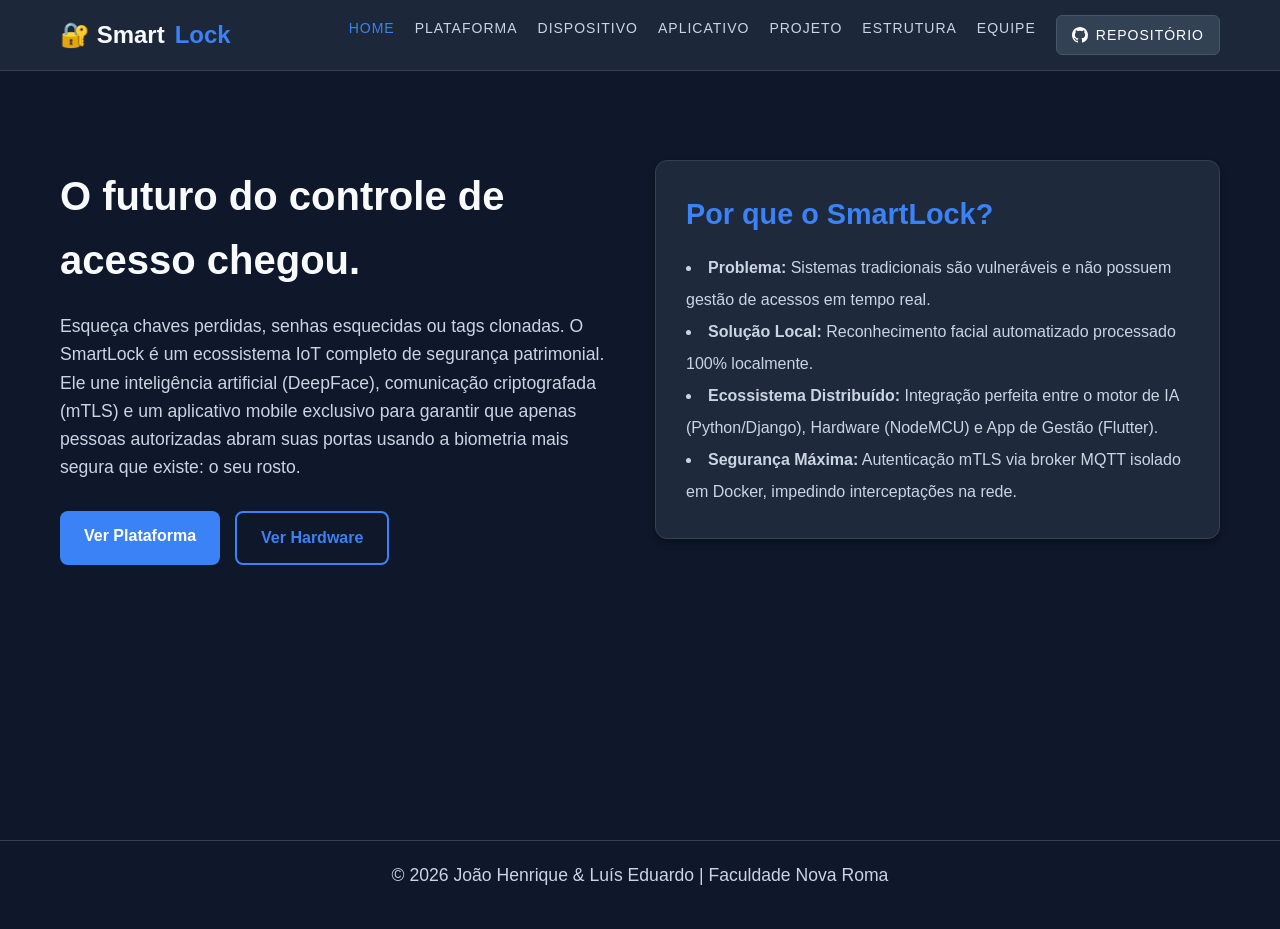
<file: index.html>
<!DOCTYPE html>
<html lang="pt-BR">
<head>
    <meta charset="UTF-8">
    <meta name="viewport" content="width=device-width, initial-scale=1.0">
    <title>SmartLock | Acesso Facial</title>
    <link rel="stylesheet" href="style.css">
</head>
<body>
    <header>
        <div class="nav-container">
            <a href="index.html" class="logo">🔐 Smart<span>Lock</span></a>
            <ul class="nav-links">
                <li><a href="index.html" class="active">Home</a></li>
                <li><a href="plataforma.html">Plataforma</a></li>
                <li><a href="dispositivo.html">Dispositivo</a></li>
                <li><a href="aplicativo.html">Aplicativo</a></li>
                <li><a href="projeto.html">Projeto</a></li>
                <li><a href="estrutura.html">ESTRUTURA</a></li>
                <li><a href="equipe.html">EQUIPE</a></li>
                <li><a href="https://github.com/JoaoHenrique32/full_smartlock" target="_blank" style="background-color: #334155; padding: 8px 15px; border-radius: 6px; color: white; display: flex; align-items: center; gap: 8px; border: 1px solid #475569;">
            <svg height="16" width="16" viewBox="0 0 16 16" fill="currentColor">
                <path d="M8 0C3.58 0 0 3.58 0 8c0 3.54 2.29 6.53 5.47 7.59.4.07.55-.17.55-.38 0-.19-.01-.82-.01-1.49-2.01.37-2.53-.49-2.69-.94-.09-.23-.48-.94-.82-1.13-.28-.15-.68-.52-.01-.53.63-.01 1.08.58 1.23.82.72 1.21 1.87.87 2.33.66.07-.52.28-.87.51-1.07-1.78-.2-3.64-.89-3.64-3.95 0-.87.31-1.59.82-2.15-.08-.2-.36-1.02.08-2.12 0 0 .67-.21 2.2.82.64-.18 1.32-.27 2-.27.68 0 1.36.09 2 .27 1.53-1.04 2.2-.82 2.2-.82.44 1.1.16 1.92.08 2.12.51.56.82 1.27.82 2.15 0 3.07-1.87 3.75-3.65 3.95.29.25.54.73.54 1.48 0 1.07-.01 1.93-.01 2.2 0 .21.15.46.55.38A8.013 8.013 0 0016 8c0-4.42-3.58-8-8-8z"></path>
            </svg>
            Repositório
        </a></li>
            </ul>
        </div>
    </header>

    <main>
        <div class="grid-2" style="align-items: center; margin-top: 40px;">
            <div>
                <h1>O futuro do controle de acesso chegou.</h1>
                <p>Esqueça chaves perdidas, senhas esquecidas ou tags clonadas. O SmartLock é um ecossistema IoT completo de segurança patrimonial. Ele une inteligência artificial (DeepFace), comunicação criptografada (mTLS) e um aplicativo mobile exclusivo para garantir que apenas pessoas autorizadas abram suas portas usando a biometria mais segura que existe: o seu rosto.</p>
                
                <div style="margin-top: 30px; display: flex; gap: 15px;">
                    <a href="plataforma.html" class="btn btn-primary">Ver Plataforma</a>
                    <a href="dispositivo.html" class="btn btn-outline">Ver Hardware</a>
                </div>
            </div>
            
            <div class="card">
                <h2>Por que o SmartLock?</h2>
                <ul style="list-style-position: inside; color: var(--text-muted); line-height: 2;">
                    <li><strong>Problema:</strong> Sistemas tradicionais são vulneráveis e não possuem gestão de acessos em tempo real.</li>
                    <li><strong>Solução Local:</strong> Reconhecimento facial automatizado processado 100% localmente.</li>
                    <li><strong>Ecossistema Distribuído:</strong> Integração perfeita entre o motor de IA (Python/Django), Hardware (NodeMCU) e App de Gestão (Flutter).</li>
                    <li><strong>Segurança Máxima:</strong> Autenticação mTLS via broker MQTT isolado em Docker, impedindo interceptações na rede.</li>
                </ul>
            </div>
        </div>
    </main>

    <footer>
        <p>&copy; 2026 João Henrique & Luís Eduardo | Faculdade Nova Roma</p>
    </footer>
</body>
</html>
</file>
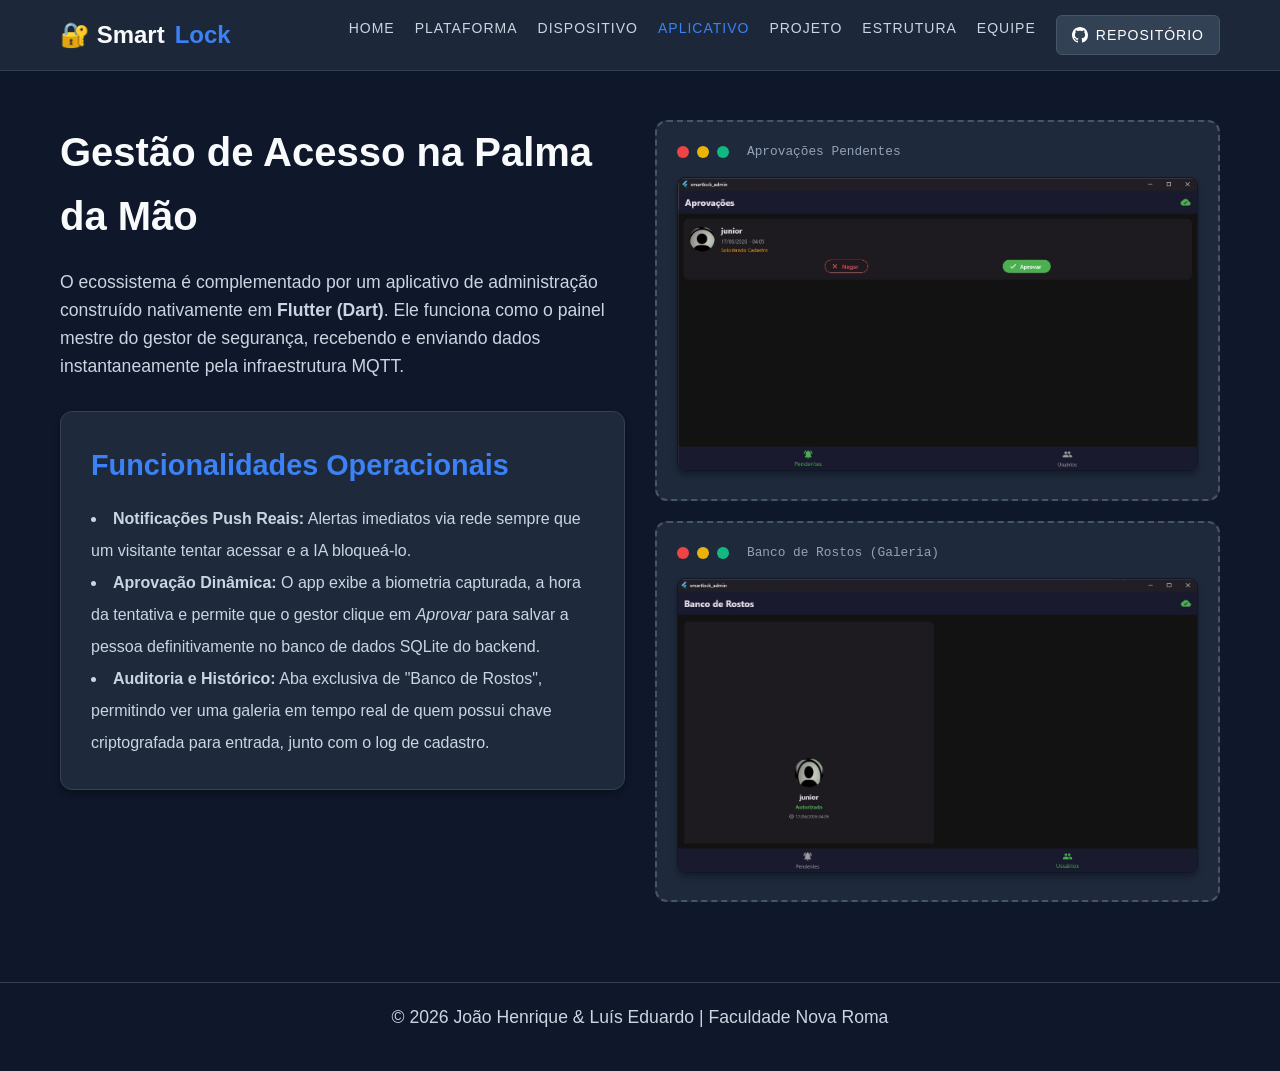
<file: aplicativo.html>
<!DOCTYPE html>
<html lang="pt-BR">
<head>
    <meta charset="UTF-8">
    <meta name="viewport" content="width=device-width, initial-scale=1.0">
    <title>SmartLock | App</title>
    <link rel="stylesheet" href="style.css">
</head>
<body>
    <header>
        <div class="nav-container">
            <a href="index.html" class="logo">🔐 Smart<span>Lock</span></a>
            <ul class="nav-links">
                <li><a href="index.html">HOME</a></li>
                <li><a href="plataforma.html">PLATAFORMA</a></li>
                <li><a href="dispositivo.html">DISPOSITIVO</a></li>
                <li><a href="aplicativo.html" class="active">APLICATIVO</a></li>
                <li><a href="projeto.html">PROJETO</a></li>
                <li><a href="estrutura.html">ESTRUTURA</a></li>
                <li><a href="equipe.html">EQUIPE</a></li>
                <li><a href="https://github.com/JoaoHenrique32/full_smartlock" target="_blank" style="background-color: #334155; padding: 8px 15px; border-radius: 6px; color: white; display: flex; align-items: center; gap: 8px; border: 1px solid #475569;">
            <svg height="16" width="16" viewBox="0 0 16 16" fill="currentColor">
                <path d="M8 0C3.58 0 0 3.58 0 8c0 3.54 2.29 6.53 5.47 7.59.4.07.55-.17.55-.38 0-.19-.01-.82-.01-1.49-2.01.37-2.53-.49-2.69-.94-.09-.23-.48-.94-.82-1.13-.28-.15-.68-.52-.01-.53.63-.01 1.08.58 1.23.82.72 1.21 1.87.87 2.33.66.07-.52.28-.87.51-1.07-1.78-.2-3.64-.89-3.64-3.95 0-.87.31-1.59.82-2.15-.08-.2-.36-1.02.08-2.12 0 0 .67-.21 2.2.82.64-.18 1.32-.27 2-.27.68 0 1.36.09 2 .27 1.53-1.04 2.2-.82 2.2-.82.44 1.1.16 1.92.08 2.12.51.56.82 1.27.82 2.15 0 3.07-1.87 3.75-3.65 3.95.29.25.54.73.54 1.48 0 1.07-.01 1.93-.01 2.2 0 .21.15.46.55.38A8.013 8.013 0 0016 8c0-4.42-3.58-8-8-8z"></path>
            </svg>
            Repositório
        </a></li>
            </ul>
        </div>
    </header>

    <main>
        <div class="grid-2" style="align-items: start;">
            <div>
                <h1>Gestão de Acesso na Palma da Mão</h1>
                <p>O ecossistema é complementado por um aplicativo de administração construído nativamente em <strong>Flutter (Dart)</strong>. Ele funciona como o painel mestre do gestor de segurança, recebendo e enviando dados instantaneamente pela infraestrutura MQTT.</p>
                
                <div class="card" style="margin-top: 30px;">
                    <h2>Funcionalidades Operacionais</h2>
                    <ul style="list-style-position: inside; color: var(--text-muted); line-height: 2;">
                        <li><strong>Notificações Push Reais:</strong> Alertas imediatos via rede sempre que um visitante tentar acessar e a IA bloqueá-lo.</li>
                        <li><strong>Aprovação Dinâmica:</strong> O app exibe a biometria capturada, a hora da tentativa e permite que o gestor clique em <em>Aprovar</em> para salvar a pessoa definitivamente no banco de dados SQLite do backend.</li>
                        <li><strong>Auditoria e Histórico:</strong> Aba exclusiva de "Banco de Rostos", permitindo ver uma galeria em tempo real de quem possui chave criptografada para entrada, junto com o log de cadastro.</li>
                    </ul>
                </div>
            </div>
            
            <div style="display: flex; flex-direction: column; gap: 20px;">
                
                <div style="background-color: #1e293b; border: 2px dashed #475569; border-radius: 12px; padding: 20px; text-align: center; position: relative;">
                    <div style="display: flex; align-items: center; gap: 8px; margin-bottom: 15px;">
                        <div style="width: 12px; height: 12px; border-radius: 50%; background-color: #ef4444;"></div>
                        <div style="width: 12px; height: 12px; border-radius: 50%; background-color: #eab308;"></div>
                        <div style="width: 12px; height: 12px; border-radius: 50%; background-color: #10b981;"></div>
                        <span style="color: #94a3b8; font-size: 0.8rem; margin-left: 10px; font-family: monospace;">Aprovações Pendentes</span>
                    </div>
                    
                    <img src="img/tela_pendentes.jpeg" alt="Tela de Aprovações Pendentes" style="width: 100%; border-radius: 8px; border: 1px solid #0f172a; box-shadow: 0 4px 6px rgba(0,0,0,0.3);">
                </div>

                <div style="background-color: #1e293b; border: 2px dashed #475569; border-radius: 12px; padding: 20px; text-align: center; position: relative;">
                    <div style="display: flex; align-items: center; gap: 8px; margin-bottom: 15px;">
                        <div style="width: 12px; height: 12px; border-radius: 50%; background-color: #ef4444;"></div>
                        <div style="width: 12px; height: 12px; border-radius: 50%; background-color: #eab308;"></div>
                        <div style="width: 12px; height: 12px; border-radius: 50%; background-color: #10b981;"></div>
                        <span style="color: #94a3b8; font-size: 0.8rem; margin-left: 10px; font-family: monospace;">Banco de Rostos (Galeria)</span>
                    </div>
                    
                    <img src="img/tela_usuarios.jpeg" alt="Tela de Banco de Rostos" style="width: 100%; border-radius: 8px; border: 1px solid #0f172a; box-shadow: 0 4px 6px rgba(0,0,0,0.3);">
                </div>

            </div>
        </div>
    </main>

    <footer>
        <p>&copy; 2026 João Henrique & Luís Eduardo | Faculdade Nova Roma</p>
    </footer>
</body>
</html>
</file>
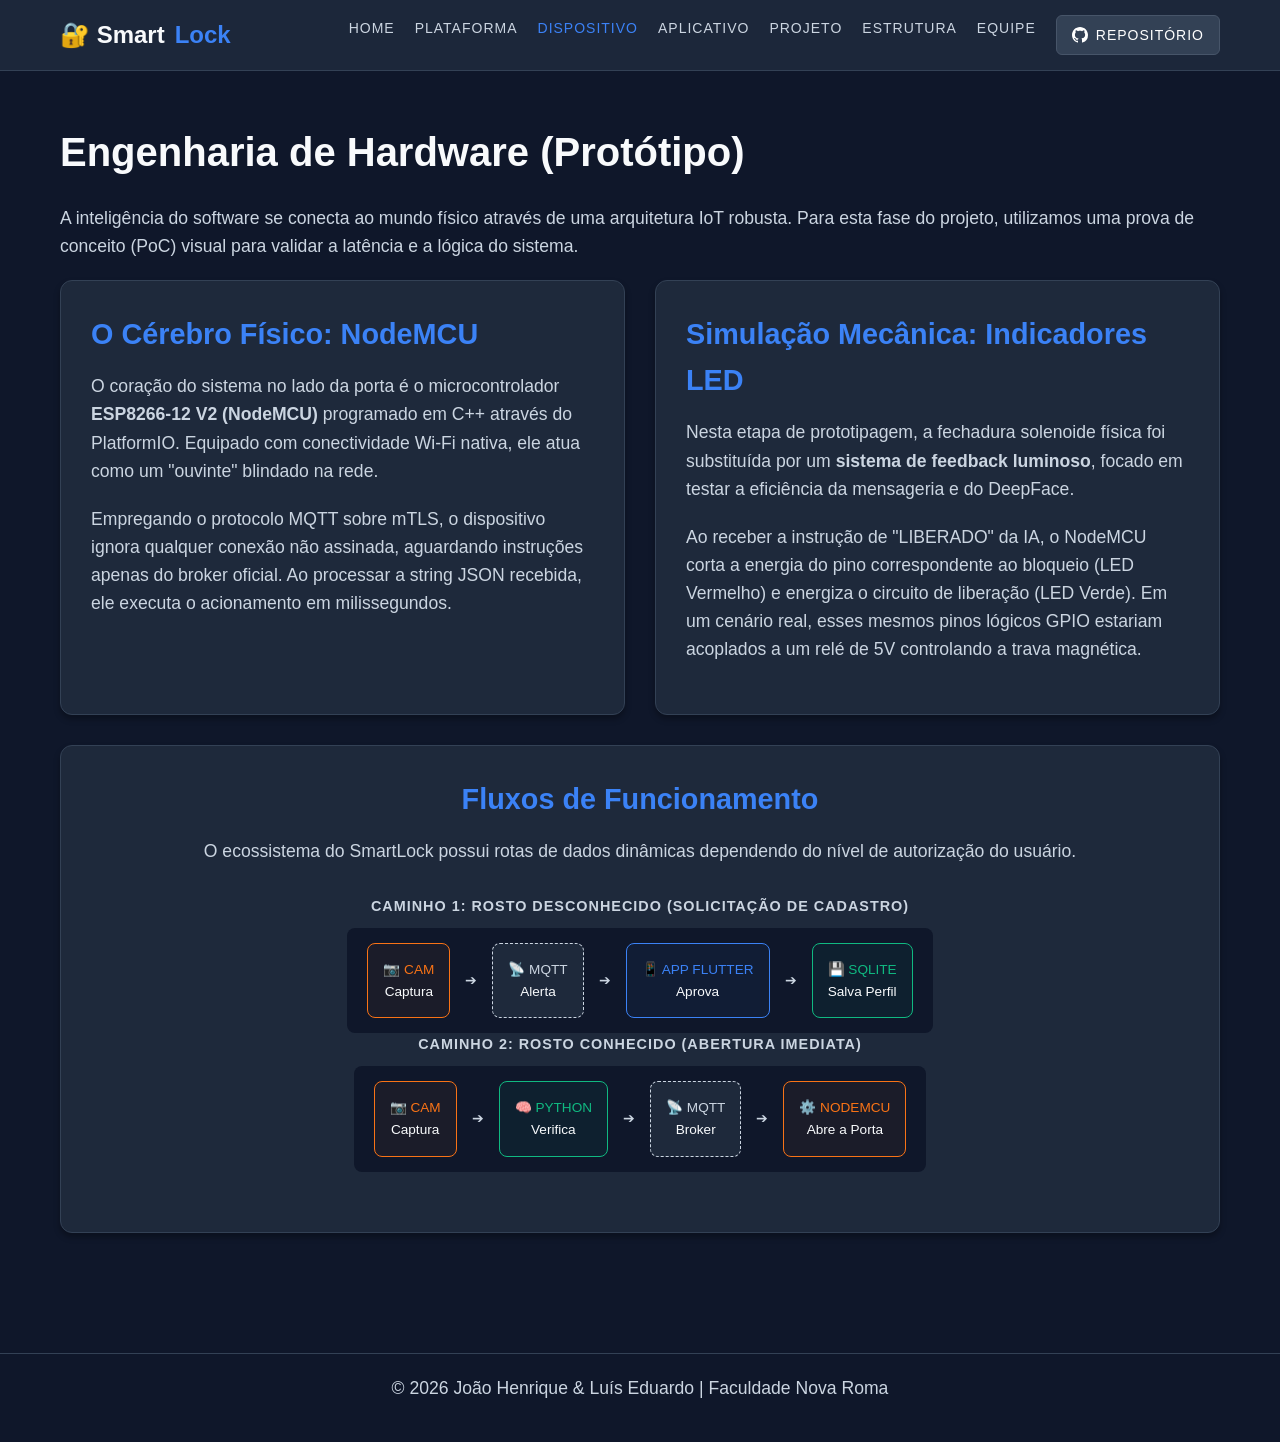
<file: dispositivo.html>
<!DOCTYPE html>
<html lang="pt-BR">
<head>
    <meta charset="UTF-8">
    <meta name="viewport" content="width=device-width, initial-scale=1.0">
    <title>SmartLock | Dispositivo</title>
    <link rel="stylesheet" href="style.css">
</head>
<body>
    <header>
        <div class="nav-container">
            <a href="index.html" class="logo">🔐 Smart<span>Lock</span></a>
            <ul class="nav-links">
                <li><a href="index.html">HOME</a></li>
                <li><a href="plataforma.html">PLATAFORMA</a></li>
                <li><a href="dispositivo.html" class="active">DISPOSITIVO</a></li>
                <li><a href="aplicativo.html">APLICATIVO</a></li>
                <li><a href="projeto.html">PROJETO</a></li>
                <li><a href="estrutura.html">ESTRUTURA</a></li>
                <li><a href="equipe.html">EQUIPE</a></li>
                <li><a href="https://github.com/JoaoHenrique32/full_smartlock" target="_blank" style="background-color: #334155; padding: 8px 15px; border-radius: 6px; color: white; display: flex; align-items: center; gap: 8px; border: 1px solid #475569;">
            <svg height="16" width="16" viewBox="0 0 16 16" fill="currentColor">
                <path d="M8 0C3.58 0 0 3.58 0 8c0 3.54 2.29 6.53 5.47 7.59.4.07.55-.17.55-.38 0-.19-.01-.82-.01-1.49-2.01.37-2.53-.49-2.69-.94-.09-.23-.48-.94-.82-1.13-.28-.15-.68-.52-.01-.53.63-.01 1.08.58 1.23.82.72 1.21 1.87.87 2.33.66.07-.52.28-.87.51-1.07-1.78-.2-3.64-.89-3.64-3.95 0-.87.31-1.59.82-2.15-.08-.2-.36-1.02.08-2.12 0 0 .67-.21 2.2.82.64-.18 1.32-.27 2-.27.68 0 1.36.09 2 .27 1.53-1.04 2.2-.82 2.2-.82.44 1.1.16 1.92.08 2.12.51.56.82 1.27.82 2.15 0 3.07-1.87 3.75-3.65 3.95.29.25.54.73.54 1.48 0 1.07-.01 1.93-.01 2.2 0 .21.15.46.55.38A8.013 8.013 0 0016 8c0-4.42-3.58-8-8-8z"></path>
            </svg>
            Repositório
        </a></li>
            </ul>
        </div>
    </header>

    <main>
        <h1>Engenharia de Hardware (Protótipo)</h1>
        <p>A inteligência do software se conecta ao mundo físico através de uma arquitetura IoT robusta. Para esta fase do projeto, utilizamos uma prova de conceito (PoC) visual para validar a latência e a lógica do sistema.</p>

        <div class="grid-2">
            <div class="card">
                <h2>O Cérebro Físico: NodeMCU</h2>
                <p>O coração do sistema no lado da porta é o microcontrolador <strong>ESP8266-12 V2 (NodeMCU)</strong> programado em C++ através do PlatformIO. Equipado com conectividade Wi-Fi nativa, ele atua como um "ouvinte" blindado na rede.</p>
                <p>Empregando o protocolo MQTT sobre mTLS, o dispositivo ignora qualquer conexão não assinada, aguardando instruções apenas do broker oficial. Ao processar a string JSON recebida, ele executa o acionamento em milissegundos.</p>
            </div>

            <div class="card">
                <h2>Simulação Mecânica: Indicadores LED</h2>
                <p>Nesta etapa de prototipagem, a fechadura solenoide física foi substituída por um <strong>sistema de feedback luminoso</strong>, focado em testar a eficiência da mensageria e do DeepFace.</p>
                <p>Ao receber a instrução de "LIBERADO" da IA, o NodeMCU corta a energia do pino correspondente ao bloqueio (LED Vermelho) e energiza o circuito de liberação (LED Verde). Em um cenário real, esses mesmos pinos lógicos GPIO estariam acoplados a um relé de 5V controlando a trava magnética.</p>
            </div>
        </div>
        
        <div class="card" style="margin-bottom: 40px; text-align: center;">
            <h2>Fluxos de Funcionamento</h2>
            <p style="margin-bottom: 30px;">O ecossistema do SmartLock possui rotas de dados dinâmicas dependendo do nível de autorização do usuário.</p>
            
                        <h3 style="color: var(--text-muted); font-size: 0.9rem; margin-bottom: 10px; text-transform: uppercase; letter-spacing: 1px;">Caminho 1: Rosto Desconhecido (Solicitação de Cadastro)</h3>
                        <div style="display: inline-flex; align-items: center; gap: 15px; font-family: monospace; font-size: 0.85rem; background: #0f172a; padding: 15px 20px; border-radius: 8px; flex-wrap: wrap; justify-content: center;">
                            <div style="padding: 15px; border: 1px solid var(--accent-hardware); background: rgba(249, 115, 22, 0.05); border-radius: 8px;">
                                <span style="color: var(--accent-hardware); display: block;">📷 CAM</span>Captura
                            </div>
                            <span style="color: var(--text-muted);">➔</span>
                            <div style="padding: 15px; border: 1px dashed var(--text-muted); background: var(--bg-card); border-radius: 8px;">
                                <span style="color: var(--text-muted); display: block;">📡 MQTT</span>Alerta
                            </div>
                            <span style="color: var(--text-muted);">➔</span>
                            <div style="padding: 15px; border: 1px solid #3b82f6; background: rgba(59, 130, 246, 0.05); border-radius: 8px;">
                                <span style="color: #3b82f6; display: block;">📱 APP FLUTTER</span>Aprova
                            </div>
                            <span style="color: var(--text-muted);">➔</span>
                            <div style="padding: 15px; border: 1px solid var(--accent-ia); background: rgba(16, 185, 129, 0.05); border-radius: 8px;">
                                <span style="color: var(--accent-ia); display: block;">💾 SQLITE</span>Salva Perfil
                            </div>
                        </div>
            
            <h3 style="color: var(--text-muted); font-size: 0.9rem; margin-bottom: 10px; text-transform: uppercase; letter-spacing: 1px;">Caminho 2: Rosto Conhecido (Abertura Imediata)</h3>
            <div style="display: inline-flex; align-items: center; gap: 15px; font-family: monospace; font-size: 0.85rem; background: #0f172a; padding: 15px 20px; border-radius: 8px; flex-wrap: wrap; justify-content: center; margin-bottom: 30px;">
                <div style="padding: 15px; border: 1px solid var(--accent-hardware); background: rgba(249, 115, 22, 0.05); border-radius: 8px;">
                    <span style="color: var(--accent-hardware); display: block;">📷 CAM</span>Captura
                </div>
                <span style="color: var(--text-muted);">➔</span>
                <div style="padding: 15px; border: 1px solid var(--accent-ia); background: rgba(16, 185, 129, 0.05); border-radius: 8px;">
                    <span style="color: var(--accent-ia); display: block;">🧠 PYTHON</span>Verifica
                </div>
                <span style="color: var(--text-muted);">➔</span>
                <div style="padding: 15px; border: 1px dashed var(--text-muted); background: var(--bg-card); border-radius: 8px;">
                    <span style="color: var(--text-muted); display: block;">📡 MQTT</span>Broker
                </div>
                <span style="color: var(--text-muted);">➔</span>
                <div style="padding: 15px; border: 1px solid var(--accent-hardware); background: rgba(249, 115, 22, 0.05); border-radius: 8px;">
                    <span style="color: var(--accent-hardware); display: block;">⚙️ NODEMCU</span>Abre a Porta
                </div>
            </div>

        </div>
    </main>

    <footer>
        <p>&copy; 2026 João Henrique & Luís Eduardo | Faculdade Nova Roma</p>
    </footer>
</body>
</html>
</file>
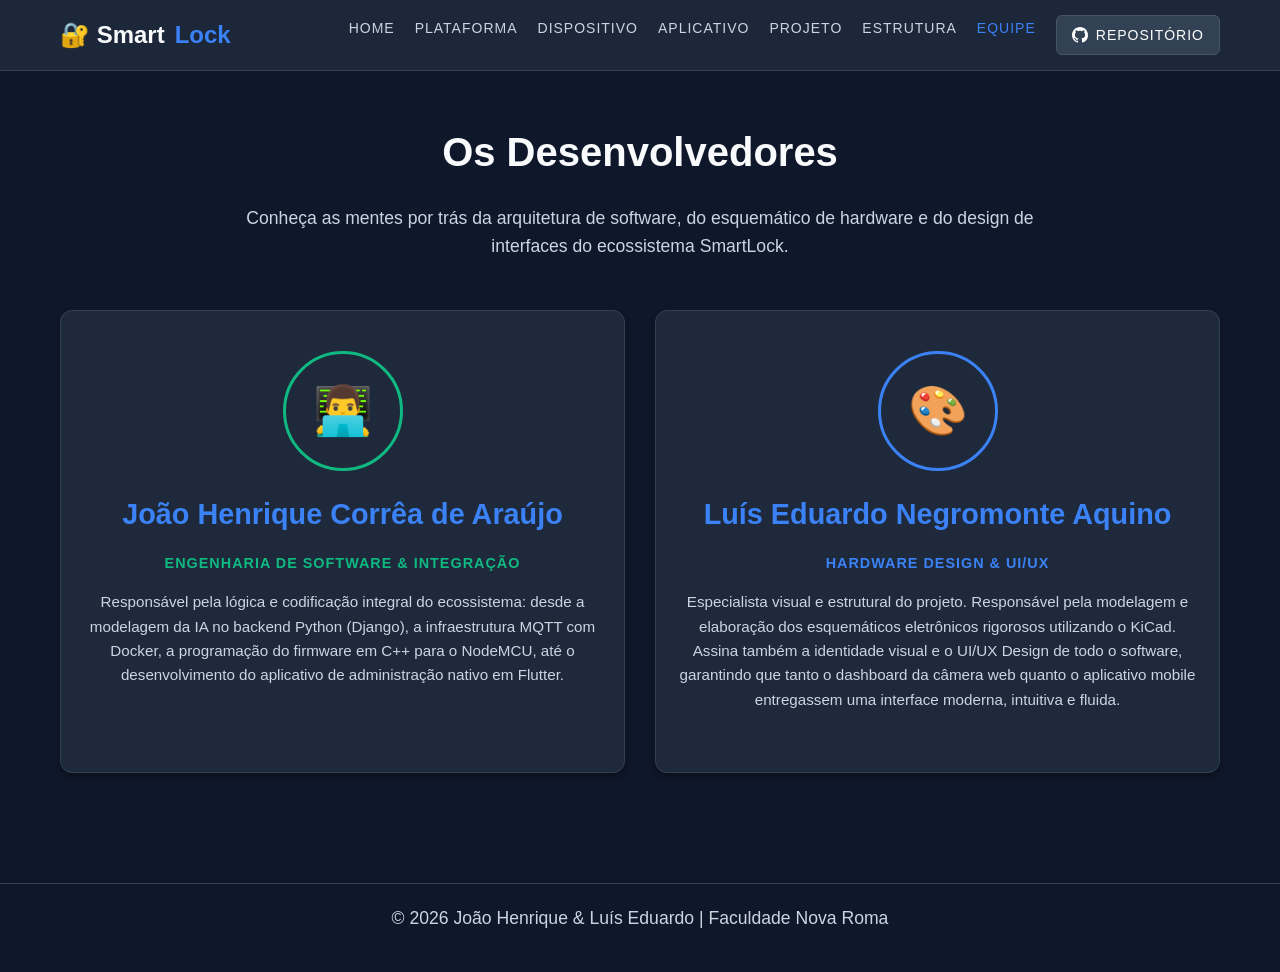
<file: equipe.html>
<!DOCTYPE html>
<html lang="pt-BR">
<head>
    <meta charset="UTF-8">
    <meta name="viewport" content="width=device-width, initial-scale=1.0">
    <title>SmartLock | Equipe</title>
    <link rel="stylesheet" href="style.css">
</head>
<body>
    <header>
        <div class="nav-container">
            <a href="index.html" class="logo">🔐 Smart<span>Lock</span></a>
            <ul class="nav-links">
                <li><a href="index.html">HOME</a></li>
                <li><a href="plataforma.html">PLATAFORMA</a></li>
                <li><a href="dispositivo.html">DISPOSITIVO</a></li>
                <li><a href="aplicativo.html">APLICATIVO</a></li>
                <li><a href="projeto.html">PROJETO</a></li>
                <li><a href="estrutura.html">ESTRUTURA</a></li>
                <li><a href="equipe.html" class="active">EQUIPE</a></li>
                <li><a href="https://github.com/JoaoHenrique32/full_smartlock" target="_blank" style="background-color: #334155; padding: 8px 15px; border-radius: 6px; color: white; display: flex; align-items: center; gap: 8px; border: 1px solid #475569;">
            <svg height="16" width="16" viewBox="0 0 16 16" fill="currentColor">
                <path d="M8 0C3.58 0 0 3.58 0 8c0 3.54 2.29 6.53 5.47 7.59.4.07.55-.17.55-.38 0-.19-.01-.82-.01-1.49-2.01.37-2.53-.49-2.69-.94-.09-.23-.48-.94-.82-1.13-.28-.15-.68-.52-.01-.53.63-.01 1.08.58 1.23.82.72 1.21 1.87.87 2.33.66.07-.52.28-.87.51-1.07-1.78-.2-3.64-.89-3.64-3.95 0-.87.31-1.59.82-2.15-.08-.2-.36-1.02.08-2.12 0 0 .67-.21 2.2.82.64-.18 1.32-.27 2-.27.68 0 1.36.09 2 .27 1.53-1.04 2.2-.82 2.2-.82.44 1.1.16 1.92.08 2.12.51.56.82 1.27.82 2.15 0 3.07-1.87 3.75-3.65 3.95.29.25.54.73.54 1.48 0 1.07-.01 1.93-.01 2.2 0 .21.15.46.55.38A8.013 8.013 0 0016 8c0-4.42-3.58-8-8-8z"></path>
            </svg>
            Repositório
        </a></li>
            </ul>
        </div>
    </header>

    <main>
        <div style="text-align: center; margin-bottom: 50px;">
            <h1>Os Desenvolvedores</h1>
            <p style="max-width: 800px; margin: 0 auto;">Conheça as mentes por trás da arquitetura de software, do esquemático de hardware e do design de interfaces do ecossistema SmartLock.</p>
        </div>

        <div class="grid-2">
            <div class="card" style="text-align: center; padding: 40px 20px;">
                <div style="width: 120px; height: 120px; border-radius: 50%; background-color: #1e293b; border: 3px solid #10b981; margin: 0 auto 20px auto; display: flex; align-items: center; justify-content: center; overflow: hidden; position: relative;">
                    <span style="font-size: 3rem; z-index: 0;">👨‍💻</span>
                    </div>
                <h2>João Henrique Corrêa de Araújo</h2>
                <h3 style="color: #10b981; font-size: 0.9rem; margin-bottom: 15px; text-transform: uppercase; letter-spacing: 1px;">Engenharia de Software & Integração</h3>
                <p style="color: var(--text-muted); font-size: 0.95rem; line-height: 1.6;">
                     Responsável pela lógica e codificação integral do ecossistema: desde a modelagem da IA no backend Python (Django), a infraestrutura MQTT com Docker, a programação do firmware em C++ para o NodeMCU, até o desenvolvimento do aplicativo de administração nativo em Flutter.
                </p>
            </div>

            <div class="card" style="text-align: center; padding: 40px 20px;">
                <div style="width: 120px; height: 120px; border-radius: 50%; background-color: #1e293b; border: 3px solid #3b82f6; margin: 0 auto 20px auto; display: flex; align-items: center; justify-content: center; overflow: hidden; position: relative;">
                    <span style="font-size: 3rem; z-index: 0;">🎨</span>
                    </div>
                <h2>Luís Eduardo Negromonte Aquino</h2>
                <h3 style="color: #3b82f6; font-size: 0.9rem; margin-bottom: 15px; text-transform: uppercase; letter-spacing: 1px;">Hardware Design & UI/UX</h3>
                <p style="color: var(--text-muted); font-size: 0.95rem; line-height: 1.6;">
                    Especialista visual e estrutural do projeto. Responsável pela modelagem e elaboração dos esquemáticos eletrônicos rigorosos utilizando o KiCad. Assina também a identidade visual e o UI/UX Design de todo o software, garantindo que tanto o dashboard da câmera web quanto o aplicativo mobile entregassem uma interface moderna, intuitiva e fluida.
                </p>
            </div>
        </div>
    </main>

    <footer>
        <p>&copy; 2026 João Henrique & Luís Eduardo | Faculdade Nova Roma</p>
    </footer>
</body>
</html>
</file>
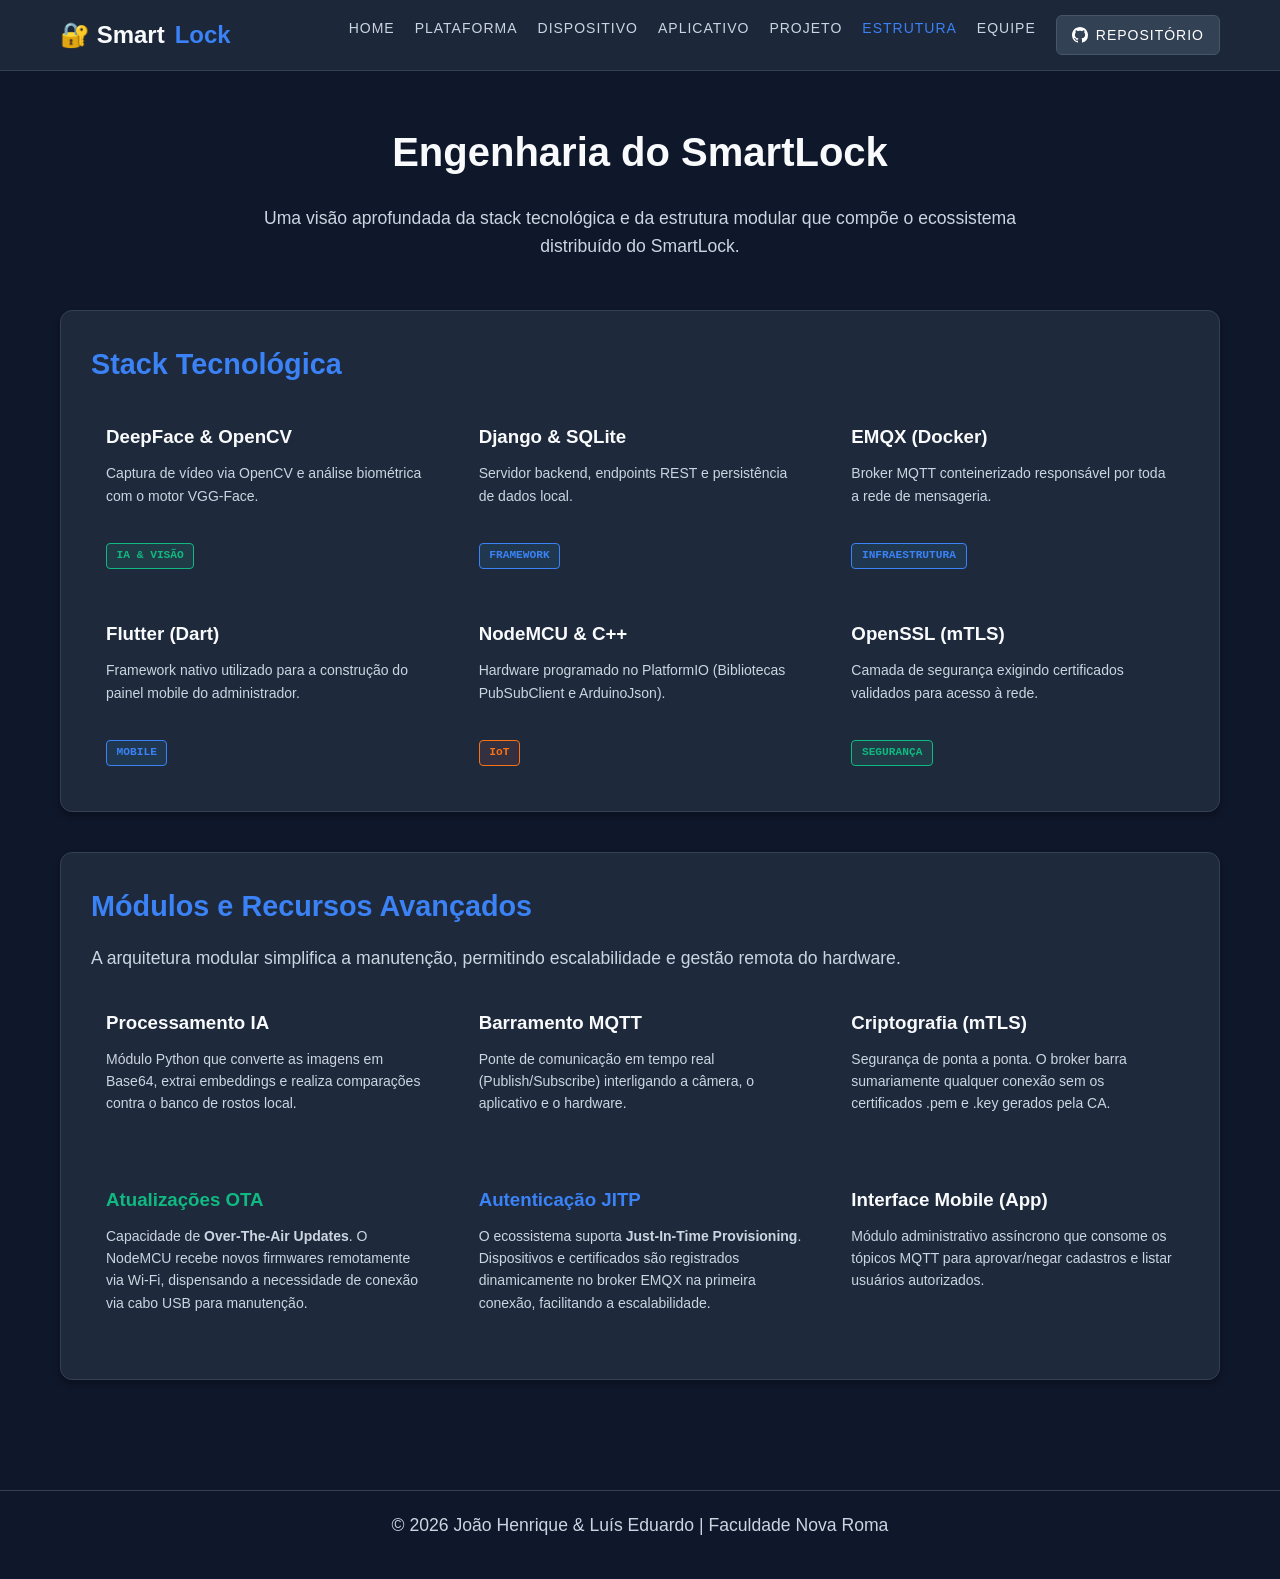
<file: estrutura.html>
<!DOCTYPE html>
<html lang="pt-BR">
<head>
    <meta charset="UTF-8">
    <meta name="viewport" content="width=device-width, initial-scale=1.0">
    <title>SmartLock | Arquitetura</title>
    <link rel="stylesheet" href="style.css">
</head>
<body>
    <header>
        <div class="nav-container">
            <a href="index.html" class="logo">🔐 Smart<span>Lock</span></a>
            <ul class="nav-links">
                <li><a href="index.html">HOME</a></li>
                <li><a href="plataforma.html">PLATAFORMA</a></li>
                <li><a href="dispositivo.html">DISPOSITIVO</a></li>
                <li><a href="aplicativo.html">APLICATIVO</a></li>
                <li><a href="projeto.html">PROJETO</a></li>
                <li><a href="estrutura.html" class="active">ESTRUTURA</a></li>
                <li><a href="equipe.html">EQUIPE</a></li>
                <li><a href="https://github.com/JoaoHenrique32/full_smartlock" target="_blank" style="background-color: #334155; padding: 8px 15px; border-radius: 6px; color: white; display: flex; align-items: center; gap: 8px; border: 1px solid #475569;">
            <svg height="16" width="16" viewBox="0 0 16 16" fill="currentColor">
                <path d="M8 0C3.58 0 0 3.58 0 8c0 3.54 2.29 6.53 5.47 7.59.4.07.55-.17.55-.38 0-.19-.01-.82-.01-1.49-2.01.37-2.53-.49-2.69-.94-.09-.23-.48-.94-.82-1.13-.28-.15-.68-.52-.01-.53.63-.01 1.08.58 1.23.82.72 1.21 1.87.87 2.33.66.07-.52.28-.87.51-1.07-1.78-.2-3.64-.89-3.64-3.95 0-.87.31-1.59.82-2.15-.08-.2-.36-1.02.08-2.12 0 0 .67-.21 2.2.82.64-.18 1.32-.27 2-.27.68 0 1.36.09 2 .27 1.53-1.04 2.2-.82 2.2-.82.44 1.1.16 1.92.08 2.12.51.56.82 1.27.82 2.15 0 3.07-1.87 3.75-3.65 3.95.29.25.54.73.54 1.48 0 1.07-.01 1.93-.01 2.2 0 .21.15.46.55.38A8.013 8.013 0 0016 8c0-4.42-3.58-8-8-8z"></path>
            </svg>
            Repositório
        </a></li>
            </ul>
        </div>
    </header>

    <main>
        <div style="text-align: center; margin-bottom: 50px;">
            <h1>Engenharia do SmartLock</h1>
            <p style="max-width: 800px; margin: 0 auto;">Uma visão aprofundada da stack tecnológica e da estrutura modular que compõe o ecossistema distribuído do SmartLock.</p>
        </div>

        <div class="card" style="margin-bottom: 40px;">
            <h2>Stack Tecnológica</h2>
            <div class="grid-3" style="margin-top: 20px;">
                <div style="padding: 15px; border: 1px solid var(--border-color); background: var(--bg-card); border-radius: 8px;">
                    <h3 style="color: var(--text-light);">DeepFace & OpenCV</h3>
                    <p style="font-size: 14px; color: var(--text-muted);">Captura de vídeo via OpenCV e análise biométrica com o motor VGG-Face.</p>
                    <span class="badge ia">IA & VISÃO</span>
                </div>
                <div style="padding: 15px; border: 1px solid var(--border-color); background: var(--bg-card); border-radius: 8px;">
                    <h3 style="color: var(--text-light);">Django & SQLite</h3>
                    <p style="font-size: 14px; color: var(--text-muted);">Servidor backend, endpoints REST e persistência de dados local.</p>
                    <span class="badge cloud">FRAMEWORK</span>
                </div>
                <div style="padding: 15px; border: 1px solid var(--border-color); background: var(--bg-card); border-radius: 8px;">
                    <h3 style="color: var(--text-light);">EMQX (Docker)</h3>
                    <p style="font-size: 14px; color: var(--text-muted);">Broker MQTT conteinerizado responsável por toda a rede de mensageria.</p>
                    <span class="badge cloud">INFRAESTRUTURA</span>
                </div>
                <div style="padding: 15px; border: 1px solid var(--border-color); background: var(--bg-card); border-radius: 8px;">
                    <h3 style="color: var(--text-light);">Flutter (Dart)</h3>
                    <p style="font-size: 14px; color: var(--text-muted);">Framework nativo utilizado para a construção do painel mobile do administrador.</p>
                    <span class="badge cloud">MOBILE</span>
                </div>
                <div style="padding: 15px; border: 1px solid var(--border-color); background: var(--bg-card); border-radius: 8px;">
                    <h3 style="color: var(--text-light);">NodeMCU & C++</h3>
                    <p style="font-size: 14px; color: var(--text-muted);">Hardware programado no PlatformIO (Bibliotecas PubSubClient e ArduinoJson).</p>
                    <span class="badge hardware">IoT</span>
                </div>
                <div style="padding: 15px; border: 1px solid var(--border-color); background: var(--bg-card); border-radius: 8px;">
                    <h3 style="color: var(--text-light);">OpenSSL (mTLS)</h3>
                    <p style="font-size: 14px; color: var(--text-muted);">Camada de segurança exigindo certificados validados para acesso à rede.</p>
                    <span class="badge ia">SEGURANÇA</span>
                </div>
            </div>
        </div>

        <div class="card">
            <h2>Módulos e Recursos Avançados</h2>
            <p>A arquitetura modular simplifica a manutenção, permitindo escalabilidade e gestão remota do hardware.</p>
            <div class="grid-3" style="margin-top: 20px;">
                <div style="padding: 15px; border: 1px solid var(--border-color); background: var(--bg-card); border-radius: 8px;">
                    <h3 style="color: var(--text-light);">Processamento IA</h3>
                    <p style="font-size: 14px; color: var(--text-muted);">Módulo Python que converte as imagens em Base64, extrai embeddings e realiza comparações contra o banco de rostos local.</p>
                </div>
                <div style="padding: 15px; border: 1px solid var(--border-color); background: var(--bg-card); border-radius: 8px;">
                    <h3 style="color: var(--text-light);">Barramento MQTT</h3>
                    <p style="font-size: 14px; color: var(--text-muted);">Ponte de comunicação em tempo real (Publish/Subscribe) interligando a câmera, o aplicativo e o hardware.</p>
                </div>
                <div style="padding: 15px; border: 1px solid var(--border-color); background: var(--bg-card); border-radius: 8px;">
                    <h3 style="color: var(--text-light);">Criptografia (mTLS)</h3>
                    <p style="font-size: 14px; color: var(--text-muted);">Segurança de ponta a ponta. O broker barra sumariamente qualquer conexão sem os certificados .pem e .key gerados pela CA.</p>
                </div>
                
                <div style="padding: 15px; border: 1px solid var(--border-color); background: var(--bg-card); border-radius: 8px;">
                    <h3 style="color: #10b981;">Atualizações OTA</h3>
                    <p style="font-size: 14px; color: var(--text-muted);">Capacidade de <strong>Over-The-Air Updates</strong>. O NodeMCU recebe novos firmwares remotamente via Wi-Fi, dispensando a necessidade de conexão via cabo USB para manutenção.</p>
                </div>
                <div style="padding: 15px; border: 1px solid var(--border-color); background: var(--bg-card); border-radius: 8px;">
                    <h3 style="color: #3b82f6;">Autenticação JITP</h3>
                    <p style="font-size: 14px; color: var(--text-muted);">O ecossistema suporta <strong>Just-In-Time Provisioning</strong>. Dispositivos e certificados são registrados dinamicamente no broker EMQX na primeira conexão, facilitando a escalabilidade.</p>
                </div>
                
                <div style="padding: 15px; border: 1px solid var(--border-color); background: var(--bg-card); border-radius: 8px;">
                    <h3 style="color: var(--text-light);">Interface Mobile (App)</h3>
                    <p style="font-size: 14px; color: var(--text-muted);">Módulo administrativo assíncrono que consome os tópicos MQTT para aprovar/negar cadastros e listar usuários autorizados.</p>
                </div>
            </div>
        </div>
    </main>

    <footer>
        <p>&copy; 2026 João Henrique & Luís Eduardo | Faculdade Nova Roma</p>
    </footer>
</body>
</html>
</file>
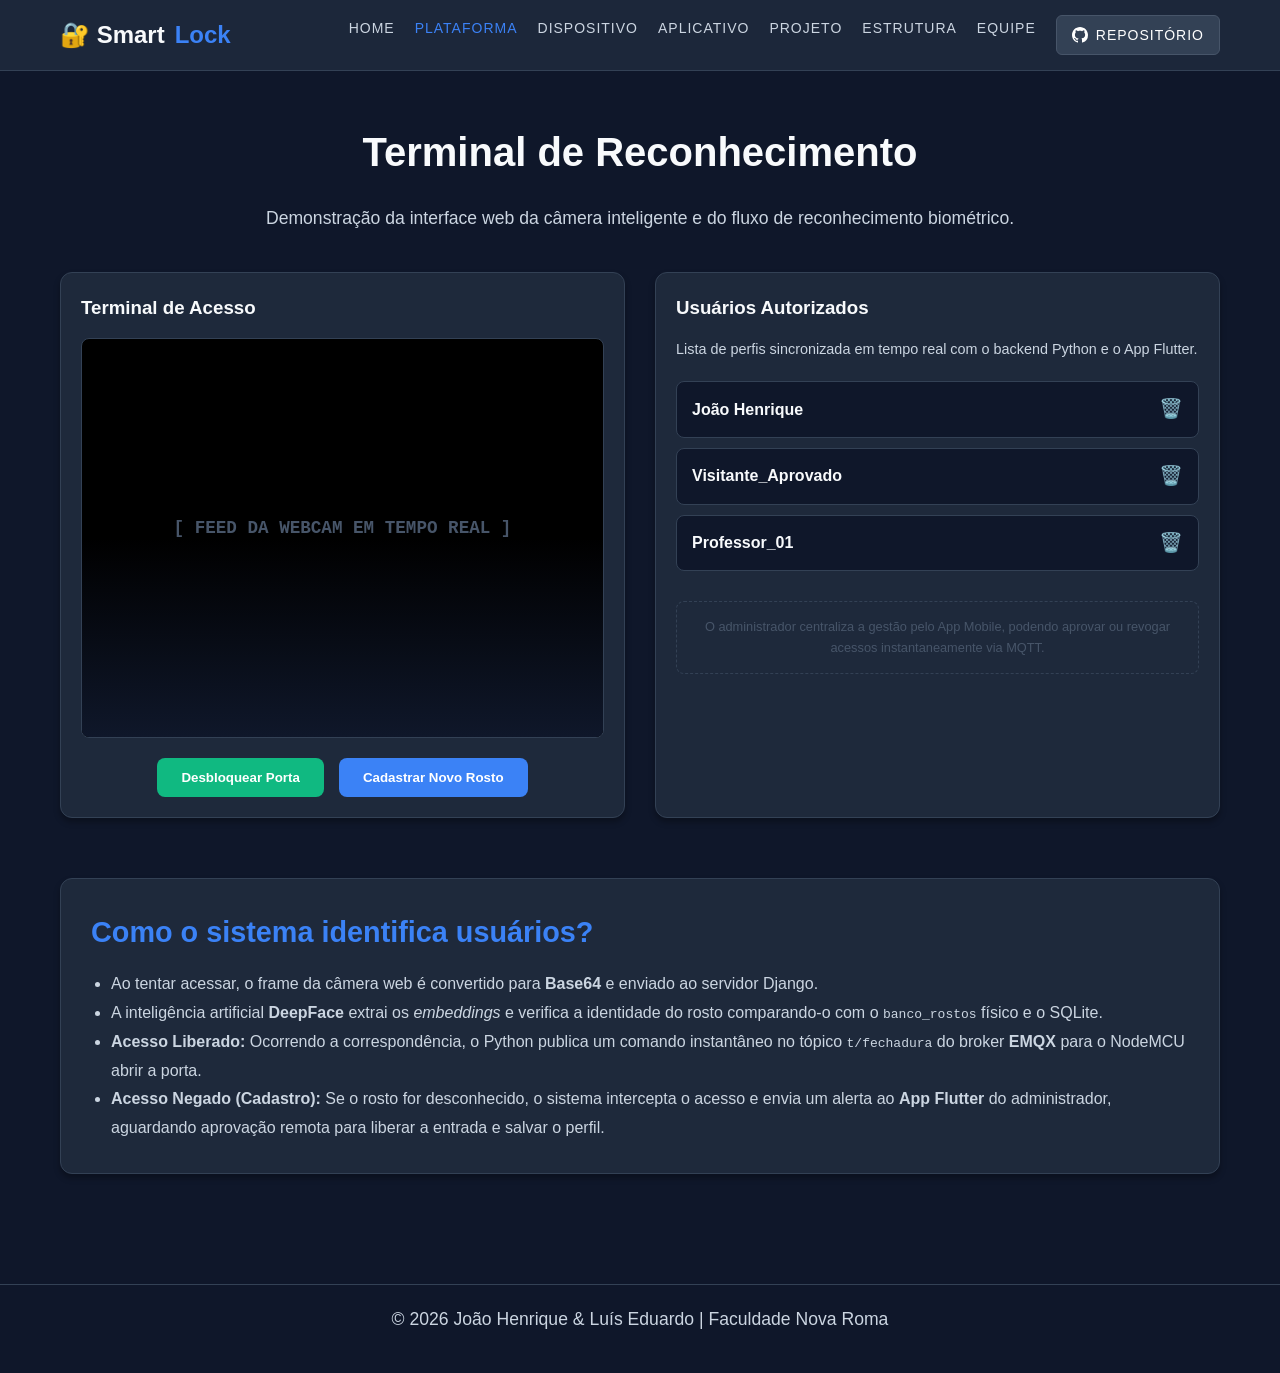
<file: plataforma.html>
<!DOCTYPE html>
<html lang="pt-BR">
<head>
    <meta charset="UTF-8">
    <meta name="viewport" content="width=device-width, initial-scale=1.0">
    <title>SmartLock | Plataforma</title>
    <link rel="stylesheet" href="style.css">
</head>
<body>
    <header>
        <div class="nav-container">
            <a href="index.html" class="logo">🔐 Smart<span>Lock</span></a>
            <ul class="nav-links">
                <li><a href="index.html">HOME</a></li>
                <li><a href="plataforma.html" class="active">PLATAFORMA</a></li>
                <li><a href="dispositivo.html">DISPOSITIVO</a></li>
                <li><a href="aplicativo.html">APLICATIVO</a></li>
                <li><a href="projeto.html">PROJETO</a></li>
                <li><a href="estrutura.html">ESTRUTURA</a></li>
                <li><a href="equipe.html">EQUIPE</a></li>
                <li><a href="https://github.com/JoaoHenrique32/full_smartlock" target="_blank" style="background-color: #334155; padding: 8px 15px; border-radius: 6px; color: white; display: flex; align-items: center; gap: 8px; border: 1px solid #475569;">
            <svg height="16" width="16" viewBox="0 0 16 16" fill="currentColor">
                <path d="M8 0C3.58 0 0 3.58 0 8c0 3.54 2.29 6.53 5.47 7.59.4.07.55-.17.55-.38 0-.19-.01-.82-.01-1.49-2.01.37-2.53-.49-2.69-.94-.09-.23-.48-.94-.82-1.13-.28-.15-.68-.52-.01-.53.63-.01 1.08.58 1.23.82.72 1.21 1.87.87 2.33.66.07-.52.28-.87.51-1.07-1.78-.2-3.64-.89-3.64-3.95 0-.87.31-1.59.82-2.15-.08-.2-.36-1.02.08-2.12 0 0 .67-.21 2.2.82.64-.18 1.32-.27 2-.27.68 0 1.36.09 2 .27 1.53-1.04 2.2-.82 2.2-.82.44 1.1.16 1.92.08 2.12.51.56.82 1.27.82 2.15 0 3.07-1.87 3.75-3.65 3.95.29.25.54.73.54 1.48 0 1.07-.01 1.93-.01 2.2 0 .21.15.46.55.38A8.013 8.013 0 0016 8c0-4.42-3.58-8-8-8z"></path>
            </svg>
            Repositório
        </a></li>
            </ul>
        </div>
    </header>

    <main>
        <div style="text-align: center; margin-bottom: 40px;">
            <h1>Terminal de Reconhecimento</h1>
            <p>Demonstração da interface web da câmera inteligente e do fluxo de reconhecimento biométrico.</p>
        </div>

        <div class="grid-2">
            
            <div class="card" style="padding: 20px;">
                <h3 style="margin-bottom: 15px;">Terminal de Acesso</h3>
                <div style="background-color: #000; border-radius: 8px; overflow: hidden; margin-bottom: 20px; height: 400px; display: flex; align-items: center; justify-content: center; border: 1px solid #334155; position: relative;">
                    <div style="width: 100%; height: 100%; background: linear-gradient(0deg, rgba(15,23,42,1) 0%, rgba(0,0,0,0) 50%); position: absolute; top: 0; left: 0;"></div>
                    <p style="color: #475569; font-weight: bold; font-family: monospace; z-index: 1;">[ FEED DA WEBCAM EM TEMPO REAL ]</p>
                </div>
                
                <div style="display: flex; justify-content: center; gap: 15px;">
                    <button class="btn" style="background-color: #10b981;">Desbloquear Porta</button>
                    <button class="btn" style="background-color: #3b82f6;">Cadastrar Novo Rosto</button>
                </div>
            </div>

            <div class="card" style="padding: 20px;">
                <h3 style="margin-bottom: 15px;">Usuários Autorizados</h3>
                <p style="font-size: 0.9rem; color: var(--text-muted); margin-bottom: 20px;">Lista de perfis sincronizada em tempo real com o backend Python e o App Flutter.</p>
                
                <div style="display: flex; flex-direction: column; gap: 10px;">
                    <div style="display: flex; justify-content: space-between; align-items: center; background: #0f172a; padding: 12px 15px; border-radius: 8px; border: 1px solid #334155;">
                        <span style="font-weight: bold;">João Henrique</span>
                        <span style="color: #ef4444; cursor: pointer; font-size: 1.2rem;" title="Remover Acesso">🗑️</span>
                    </div>
                    <div style="display: flex; justify-content: space-between; align-items: center; background: #0f172a; padding: 12px 15px; border-radius: 8px; border: 1px solid #334155;">
                        <span style="font-weight: bold;">Visitante_Aprovado</span>
                        <span style="color: #ef4444; cursor: pointer; font-size: 1.2rem;" title="Remover Acesso">🗑️</span>
                    </div>
                    <div style="display: flex; justify-content: space-between; align-items: center; background: #0f172a; padding: 12px 15px; border-radius: 8px; border: 1px solid #334155;">
                        <span style="font-weight: bold;">Professor_01</span>
                        <span style="color: #ef4444; cursor: pointer; font-size: 1.2rem;" title="Remover Acesso">🗑️</span>
                    </div>
                    
                    <div style="text-align: center; margin-top: 20px; padding: 15px; border: 1px dashed #334155; border-radius: 8px;">
                        <p style="font-size: 0.8rem; color: #475569; margin: 0;">O administrador centraliza a gestão pelo App Mobile, podendo aprovar ou revogar acessos instantaneamente via MQTT.</p>
                    </div>
                </div>
            </div>

        </div>

        <div class="card" style="margin-top: 30px;">
            <h2>Como o sistema identifica usuários?</h2>
            <ul style="padding-left: 20px; color: var(--text-muted); line-height: 1.8; margin-top: 15px;">
                <li>Ao tentar acessar, o frame da câmera web é convertido para <strong>Base64</strong> e enviado ao servidor Django.</li>
                <li>A inteligência artificial <strong>DeepFace</strong> extrai os <i>embeddings</i> e verifica a identidade do rosto comparando-o com o <code>banco_rostos</code> físico e o SQLite.</li>
                <li><strong>Acesso Liberado:</strong> Ocorrendo a correspondência, o Python publica um comando instantâneo no tópico <code>t/fechadura</code> do broker <strong>EMQX</strong> para o NodeMCU abrir a porta.</li>
                <li><strong>Acesso Negado (Cadastro):</strong> Se o rosto for desconhecido, o sistema intercepta o acesso e envia um alerta ao <strong>App Flutter</strong> do administrador, aguardando aprovação remota para liberar a entrada e salvar o perfil.</li>
            </ul>
        </div>
    </main>

    <footer>
        <p>&copy; 2026 João Henrique & Luís Eduardo | Faculdade Nova Roma</p>
    </footer>
</body>
</html>
</file>
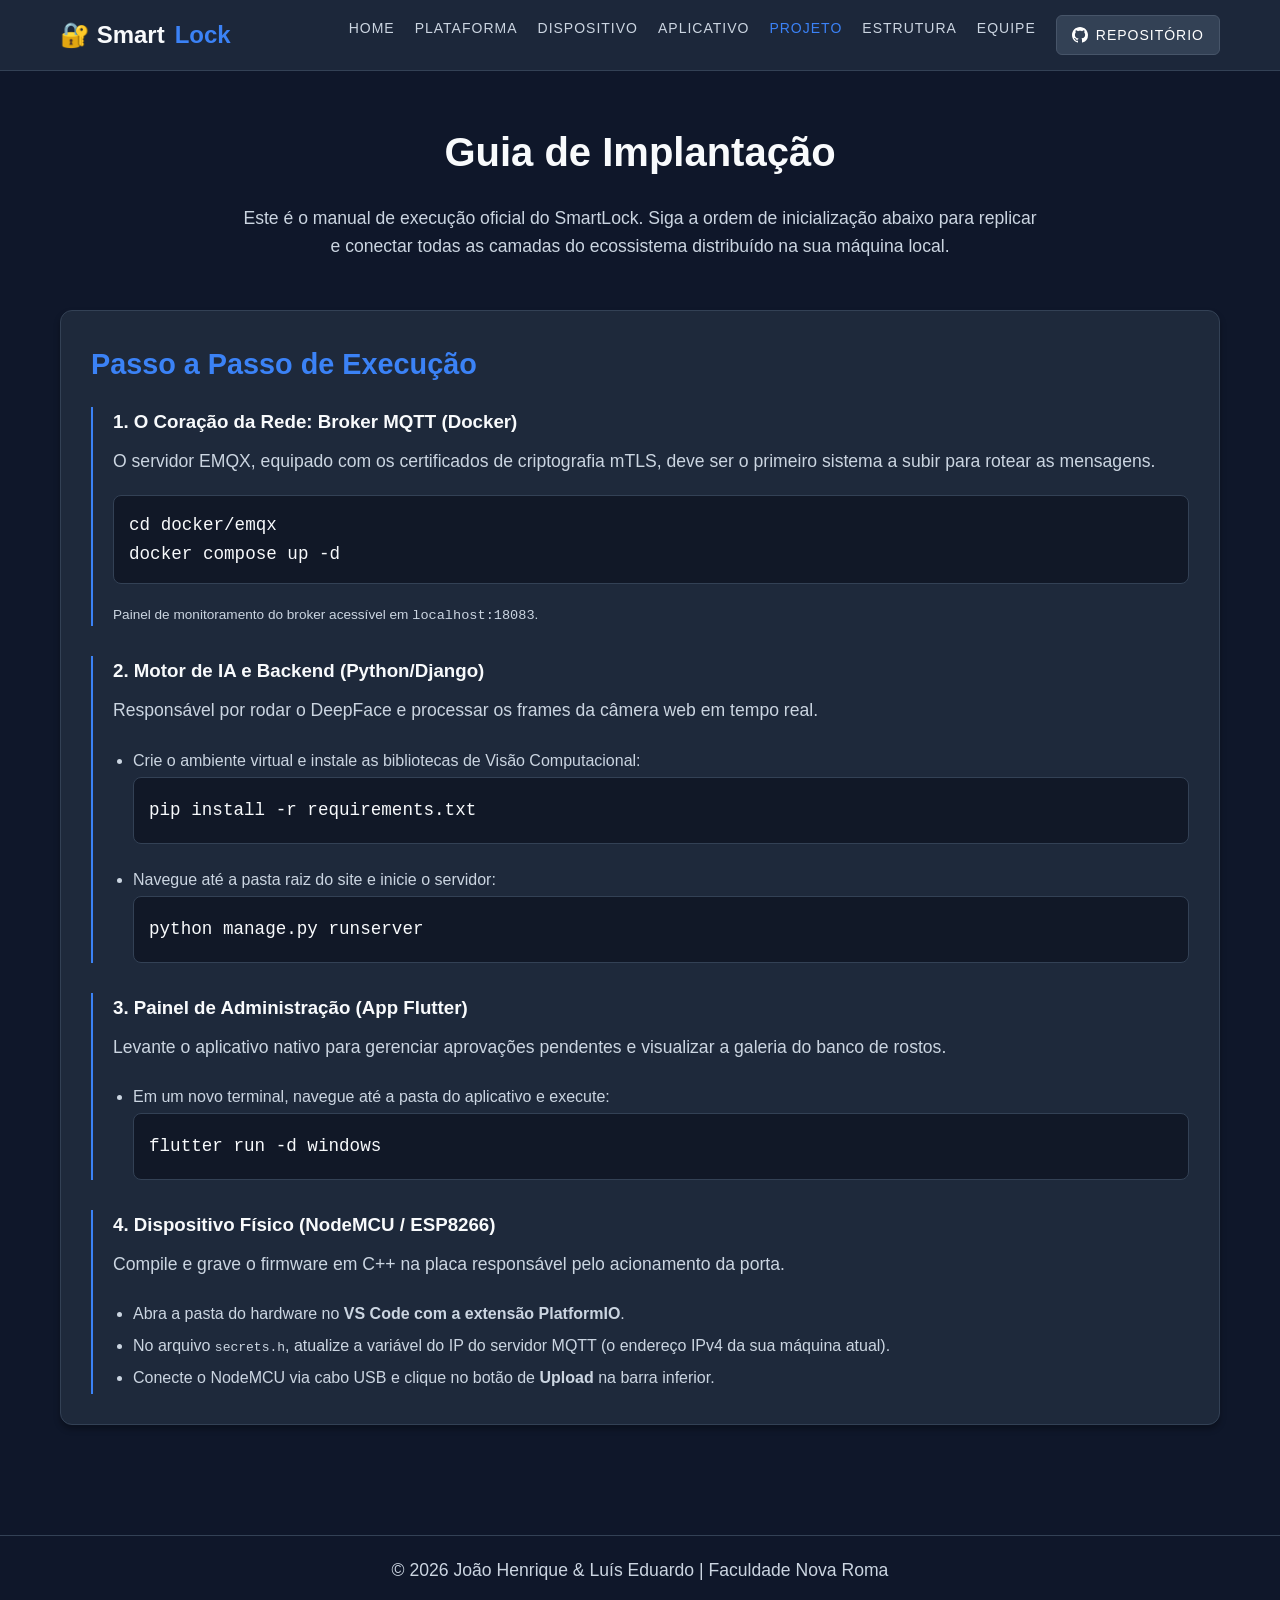
<file: projeto.html>
<!DOCTYPE html>
<html lang="pt-BR">
<head>
    <meta charset="UTF-8">
    <meta name="viewport" content="width=device-width, initial-scale=1.0">
    <title>SmartLock | Projeto</title>
    <link rel="stylesheet" href="style.css">
</head>
<body>
    <header>
        <div class="nav-container">
            <a href="index.html" class="logo">🔐 Smart<span>Lock</span></a>
            <ul class="nav-links">
                <li><a href="index.html">HOME</a></li>
                <li><a href="plataforma.html">PLATAFORMA</a></li>
                <li><a href="dispositivo.html">DISPOSITIVO</a></li>
                <li><a href="aplicativo.html">APLICATIVO</a></li>
                <li><a href="projeto.html" class="active">PROJETO</a></li>
                <li><a href="estrutura.html">ESTRUTURA</a></li>
                <li><a href="equipe.html">EQUIPE</a></li>
                <li><a href="https://github.com/JoaoHenrique32/full_smartlock" target="_blank" style="background-color: #334155; padding: 8px 15px; border-radius: 6px; color: white; display: flex; align-items: center; gap: 8px; border: 1px solid #475569;">
            <svg height="16" width="16" viewBox="0 0 16 16" fill="currentColor">
                <path d="M8 0C3.58 0 0 3.58 0 8c0 3.54 2.29 6.53 5.47 7.59.4.07.55-.17.55-.38 0-.19-.01-.82-.01-1.49-2.01.37-2.53-.49-2.69-.94-.09-.23-.48-.94-.82-1.13-.28-.15-.68-.52-.01-.53.63-.01 1.08.58 1.23.82.72 1.21 1.87.87 2.33.66.07-.52.28-.87.51-1.07-1.78-.2-3.64-.89-3.64-3.95 0-.87.31-1.59.82-2.15-.08-.2-.36-1.02.08-2.12 0 0 .67-.21 2.2.82.64-.18 1.32-.27 2-.27.68 0 1.36.09 2 .27 1.53-1.04 2.2-.82 2.2-.82.44 1.1.16 1.92.08 2.12.51.56.82 1.27.82 2.15 0 3.07-1.87 3.75-3.65 3.95.29.25.54.73.54 1.48 0 1.07-.01 1.93-.01 2.2 0 .21.15.46.55.38A8.013 8.013 0 0016 8c0-4.42-3.58-8-8-8z"></path>
            </svg>
            Repositório
        </a></li>
            </ul>
        </div>
    </header>

    <main>
        <div style="text-align: center; margin-bottom: 50px;">
            <h1>Guia de Implantação</h1>
            <p style="max-width: 800px; margin: 0 auto;">Este é o manual de execução oficial do SmartLock. Siga a ordem de inicialização abaixo para replicar e conectar todas as camadas do ecossistema distribuído na sua máquina local.</p>
        </div>

        <div class="card">
            <h2>Passo a Passo de Execução</h2>

            <div style="margin-top: 20px; border-left: 2px solid var(--primary-blue); padding-left: 20px;">
                <h3>1. O Coração da Rede: Broker MQTT (Docker)</h3>
                <p>O servidor EMQX, equipado com os certificados de criptografia mTLS, deve ser o primeiro sistema a subir para rotear as mensagens.</p>
                <div class="code-block">
                    cd docker/emqx<br>
                    docker compose up -d
                </div>
                <p style="font-size: 0.85rem; color: var(--text-muted); margin-top: 10px;">Painel de monitoramento do broker acessível em <code>localhost:18083</code>.</p>
            </div>

            <div style="margin-top: 30px; border-left: 2px solid var(--primary-blue); padding-left: 20px;">
                <h3>2. Motor de IA e Backend (Python/Django)</h3>
                <p>Responsável por rodar o DeepFace e processar os frames da câmera web em tempo real.</p>
                <ul style="padding-left: 20px; color: var(--text-muted); line-height: 2; margin-bottom: 10px;">
                    <li>Crie o ambiente virtual e instale as bibliotecas de Visão Computacional:</li>
                    <div class="code-block">pip install -r requirements.txt</div>
                    <li>Navegue até a pasta raiz do site e inicie o servidor:</li>
                    <div class="code-block">python manage.py runserver</div>
                </ul>
            </div>

            <div style="margin-top: 30px; border-left: 2px solid var(--primary-blue); padding-left: 20px;">
                <h3>3. Painel de Administração (App Flutter)</h3>
                <p>Levante o aplicativo nativo para gerenciar aprovações pendentes e visualizar a galeria do banco de rostos.</p>
                <ul style="padding-left: 20px; color: var(--text-muted); line-height: 2; margin-bottom: 10px;">
                    <li>Em um novo terminal, navegue até a pasta do aplicativo e execute:</li>
                    <div class="code-block">flutter run -d windows</div>
                </ul>
            </div>

            <div style="margin-top: 30px; border-left: 2px solid var(--primary-blue); padding-left: 20px;">
                <h3>4. Dispositivo Físico (NodeMCU / ESP8266)</h3>
                <p>Compile e grave o firmware em C++ na placa responsável pelo acionamento da porta.</p>
                <ul style="padding-left: 20px; color: var(--text-muted); line-height: 2;">
                    <li>Abra a pasta do hardware no <strong>VS Code com a extensão PlatformIO</strong>.</li>
                    <li>No arquivo <code>secrets.h</code>, atualize a variável do IP do servidor MQTT (o endereço IPv4 da sua máquina atual).</li>
                    <li>Conecte o NodeMCU via cabo USB e clique no botão de <strong>Upload</strong> na barra inferior.</li>
                </ul>
            </div>
        </div>
    </main>

    <footer>
        <p>&copy; 2026 João Henrique & Luís Eduardo | Faculdade Nova Roma</p>
    </footer>
</body>
</html>
</file>
<file: style.css>
/* style.css */
:root {
    --bg-dark: #0f172a;
    --bg-card: #1e293b;
    --bg-code: #111827; /* Nova cor escura para blocos de código */
    --primary-blue: #3b82f6;
    --primary-hover: #2563eb;
    --text-light: #f8fafc;
    --text-muted: #cbd5e1;
    --accent-ia: #10b981;
    --accent-hardware: #f97316;
    --accent-cloud: #3b82f6;
}

* { margin: 0; padding: 0; box-sizing: border-box; font-family: 'Segoe UI', Tahoma, Geneva, Verdana, sans-serif; }

body { 
    background-color: var(--bg-dark); 
    color: var(--text-light); 
    line-height: 1.6; 
    padding-top: 80px; 
}

/* Header Fixo */
header {
    position: fixed; top: 0; left: 0; width: 100%;
    background-color: rgba(30, 41, 59, 0.95);
    backdrop-filter: blur(10px);
    border-bottom: 1px solid #334155;
    z-index: 1000;
}

.nav-container {
    display: flex; justify-content: space-between; align-items: center;
    max-width: 1200px; margin: 0 auto; padding: 15px 20px;
}

.logo { font-size: 24px; font-weight: bold; color: var(--text-light); text-decoration: none; display: flex; align-items: center; gap: 10px; }
.logo span { color: var(--primary-blue); }

.nav-links { display: flex; gap: 20px; list-style: none; }
.nav-links a { color: var(--text-muted); text-decoration: none; font-weight: 500; transition: color 0.3s; font-size: 14px; text-transform: uppercase; letter-spacing: 1px;}
.nav-links a:hover, .nav-links a.active { color: var(--primary-blue); }

/* Layout Principal */
main { max-width: 1200px; margin: 0 auto; padding: 40px 20px; min-height: 80vh; }

h1 { font-size: 2.5rem; margin-bottom: 20px; color: var(--text-light); }
h2 { font-size: 1.8rem; margin-bottom: 15px; color: var(--primary-blue); }
h3 { margin-bottom: 10px; color: var(--text-light); }
.subtitle { color: var(--primary-blue); font-family: monospace; text-transform: uppercase; font-size: 14px; margin-bottom: 5px; display: block; }
p { color: var(--text-muted); margin-bottom: 20px; font-size: 1.1rem; }

/* Blocos de Código Corrigidos (Modo Dark) */
.code-block {
    background-color: var(--bg-code); /* Fundo escuro */
    color: var(--text-light);        /* Texto claro */
    font-family: monospace;
    padding: 15px;
    border-radius: 8px;
    border: 1px solid #334155;
    margin-bottom: 20px;
    font-size: 1.1rem;
    overflow-x: auto; /* Adiciona barra de rolagem horizontal se necessário */
}
code { font-family: monospace; }

/* Componentes Comuns */
.card { 
    background-color: var(--bg-card); 
    border-radius: 12px; 
    padding: 30px; 
    border: 1px solid #334155; 
    box-shadow: 0 4px 6px rgba(0,0,0,0.3); 
    margin-bottom: 30px; 
}
.grid-2 { display: grid; grid-template-columns: 1fr 1fr; gap: 30px; }
.grid-3 { display: grid; grid-template-columns: repeat(auto-fit, minmax(300px, 1fr)); gap: 20px; }

/* Badges (Inspirados no exemplo) */
.badge {
    display: inline-block; padding: 0.2rem 0.6rem; border-radius: 4px;
    font-family: monospace; font-size: 0.7rem; font-weight: bold; margin-top: 1rem;
}
.badge.ia { background: rgba(52, 211, 153, 0.1); color: var(--accent-ia); border: 1px solid var(--accent-ia); }
.badge.hardware { background: rgba(248, 113, 113, 0.1); color: var(--accent-hardware); border: 1px solid var(--accent-hardware); }
.badge.cloud { background: rgba(56, 189, 248, 0.1); color: var(--accent-cloud); border: 1px solid var(--accent-cloud); }

/* Botões */
.btn {
    display: inline-block; padding: 12px 24px; border-radius: 8px; font-weight: bold;
    text-decoration: none; cursor: pointer; border: none; transition: background 0.3s; color: white;
}
.btn-primary { background-color: var(--primary-blue); }
.btn-primary:hover { background-color: var(--primary-hover); }
.btn-outline { background-color: transparent; border: 2px solid var(--primary-blue); color: var(--primary-blue); }
.btn-outline:hover { background-color: var(--primary-blue); color: white; }

/* Footer */
footer { text-align: center; padding: 20px; border-top: 1px solid #334155; margin-top: 40px; color: var(--text-muted); }

@media (max-width: 768px) {
    .nav-container { flex-direction: column; gap: 15px; }
    .grid-2 { grid-template-columns: 1fr; }
}
</file>
